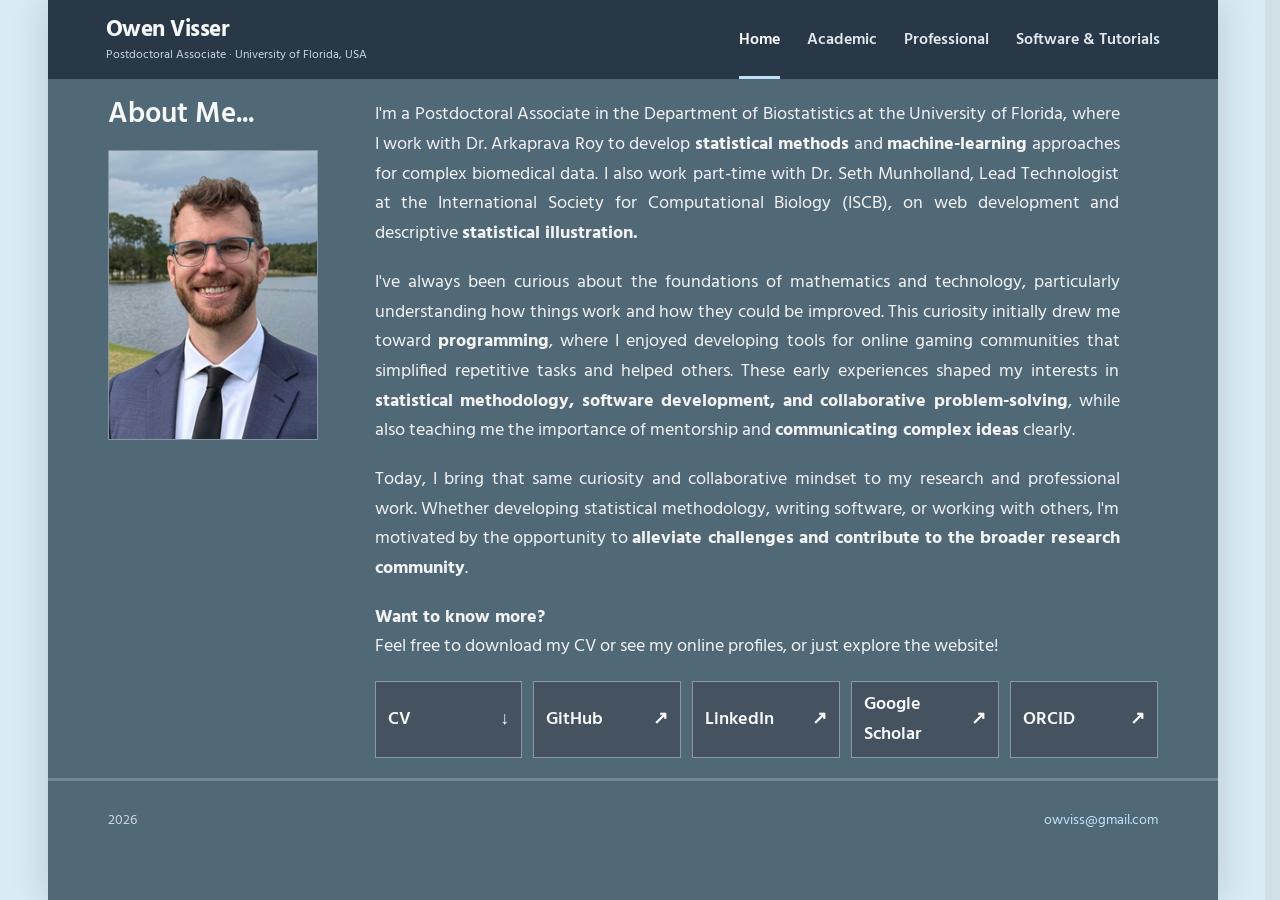
<file: index.html>
<!doctype html>
<html lang="en">

<head>
  <meta charset="utf-8">
  <meta name="viewport" content="width=device-width, initial-scale=1">
  <meta name="description"
    content="Owen Visser, postdoctoral biostatistician at the University of Florida. Research, software, tutorials, and photography.">
  <meta name="author" content="Owen Visser">
  <title>Home | Owen Visser</title>
  <link rel="preconnect" href="https://fonts.googleapis.com">
  <link rel="preconnect" href="https://fonts.gstatic.com" crossorigin>
  <link href="https://fonts.googleapis.com/css2?family=Hind:wght@400;500;600;700&amp;display=swap" rel="stylesheet">
  <link rel="stylesheet" href="css/site.css">
</head>

<body>
  <a class="skip-link" href="#main">Skip to content</a>
  <div class="site-background" aria-hidden="true"></div>
  <div class="site-shell">
    <header class="site-header">
      <div class="nav-inner">
        <a class="wordmark" href="index.html">
          <span class="wordmark-name">Owen Visser</span>
          <span class="wordmark-subtitle">Postdoctoral Associate · University of Florida, USA</span>
        </a>
        <button class="menu-toggle" type="button" aria-label="Toggle navigation" aria-controls="site-nav"
          aria-expanded="false"><span></span><span></span><span></span></button>
        <nav class="site-nav" id="site-nav" aria-label="Main navigation">
          <a href="index.html" aria-current="page">Home</a>
          <a href="academic.html">Academic</a>
          <a href="professional_history.html">Professional</a>
          <a href="software.html">Software & Tutorials</a>
          <!-- <a href="travel.html">Travel & Photos</a> --> <!-- Dropping this page until it's flushed out. -->
        </nav>
      </div>
    </header>
    <main id="main">

      <section class="section section-about" id="about" aria-labelledby="about-title">
        <div class="about-grid">
          <div class="about-aside">
            <h2 id="about-title">About Me...</h2>
            <img class="portrait" src="img/portrait.jpg" alt="Portrait of Owen Visser" width="230" height="367">
          </div>
          <div class="about-copy">
            <p class="justified-text">I'm a Postdoctoral Associate in the Department of Biostatistics at the
              University of Florida, where I work with Dr. Arkaprava Roy to develop <strong>statistical
                methods</strong> and <strong>machine-learning</strong> approaches for complex biomedical data. I also
              work part-time with Dr. Seth Munholland, Lead Technologist at the International Society for Computational
              Biology (ISCB), on web
              development and descriptive <strong>statistical illustration.</strong></p>
            <p class="justified-text">I've always been curious about the foundations of mathematics and technology,
              particularly understanding how things work and how they could be improved. This curiosity initially drew
              me toward <strong>programming</strong>, where I enjoyed developing tools for online gaming communities
              that simplified repetitive tasks and helped others. These early experiences shaped my interests in
              <strong>statistical
                methodology, software development, and collaborative problem-solving</strong>, while also teaching me
              the importance of mentorship and <strong>communicating complex ideas</strong> clearly.</p>
            <p class="justified-text">Today, I bring that same curiosity and collaborative mindset to my research and
              professional work. Whether developing statistical methodology, writing software, or working with others,
              I'm motivated by the opportunity to <strong>alleviate challenges and contribute to the broader research
                community</strong>.</p>
            <p><strong>Want to know more?</strong><br /> Feel free to download my CV or see my online profiles, or just
              explore the website!</p>
            <div class="profile-grid">
              <a class="profile-button" href="files/Owen_Visser_CV.pdf" download><span>CV</span><span
                  aria-hidden="true">↓</span></a>
              <a class="profile-button" href="https://github.com/owenvisser" target="_blank"
                rel="noopener noreferrer"><span>GitHub</span><span aria-hidden="true">↗</span></a>
              <a class="profile-button" href="https://linkedin.com/in/owenvisser" target="_blank"
                rel="noopener noreferrer"><span>LinkedIn</span><span aria-hidden="true">↗</span></a>
              <a class="profile-button" href="https://scholar.google.com/citations?user=A6KVwVAAAAAJ&amp;hl=en"
                target="_blank" rel="noopener noreferrer"><span>Google Scholar</span><span
                  aria-hidden="true">↗</span></a>
              <a class="profile-button" href="https://orcid.org/0009-0001-4877-0560" target="_blank"
                rel="noopener noreferrer"><span>ORCID</span><span aria-hidden="true">↗</span></a>
            </div>
          </div>
        </div>
      </section>
    </main>
    <footer class="site-footer">
      <span>2026</span><a href="mailto:owviss@gmail.com">owviss@gmail.com</a>
    </footer>
  </div>
  <script>
    const menuButton = document.querySelector('.menu-toggle');
    const navigation = document.querySelector('.site-nav');
    menuButton.addEventListener('click', () => {
      const isOpen = menuButton.getAttribute('aria-expanded') === 'true';
      menuButton.setAttribute('aria-expanded', String(!isOpen));
      navigation.classList.toggle('open', !isOpen);
    });
    navigation.addEventListener('click', event => {
      if (event.target.closest('a')) {
        navigation.classList.remove('open');
        menuButton.setAttribute('aria-expanded', 'false');
      }
    });
  </script>
</body>

</html>
</file>
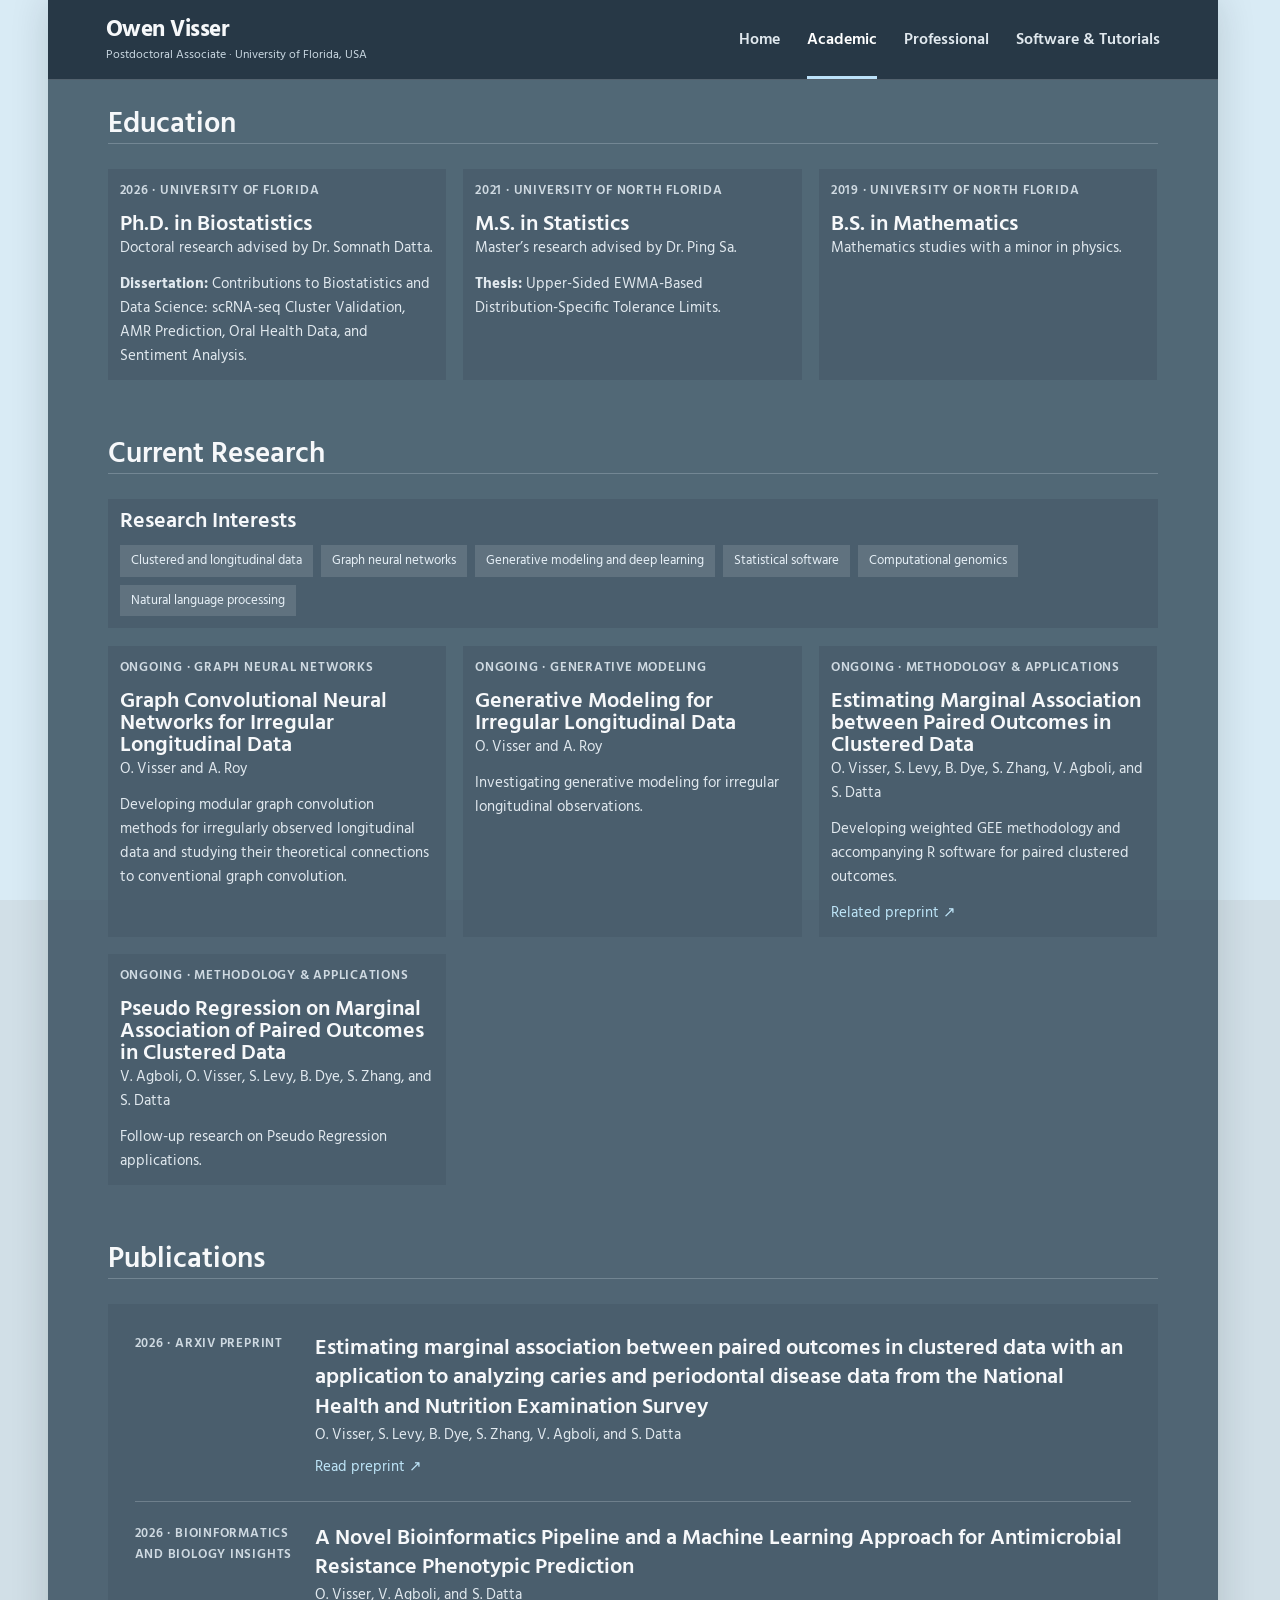
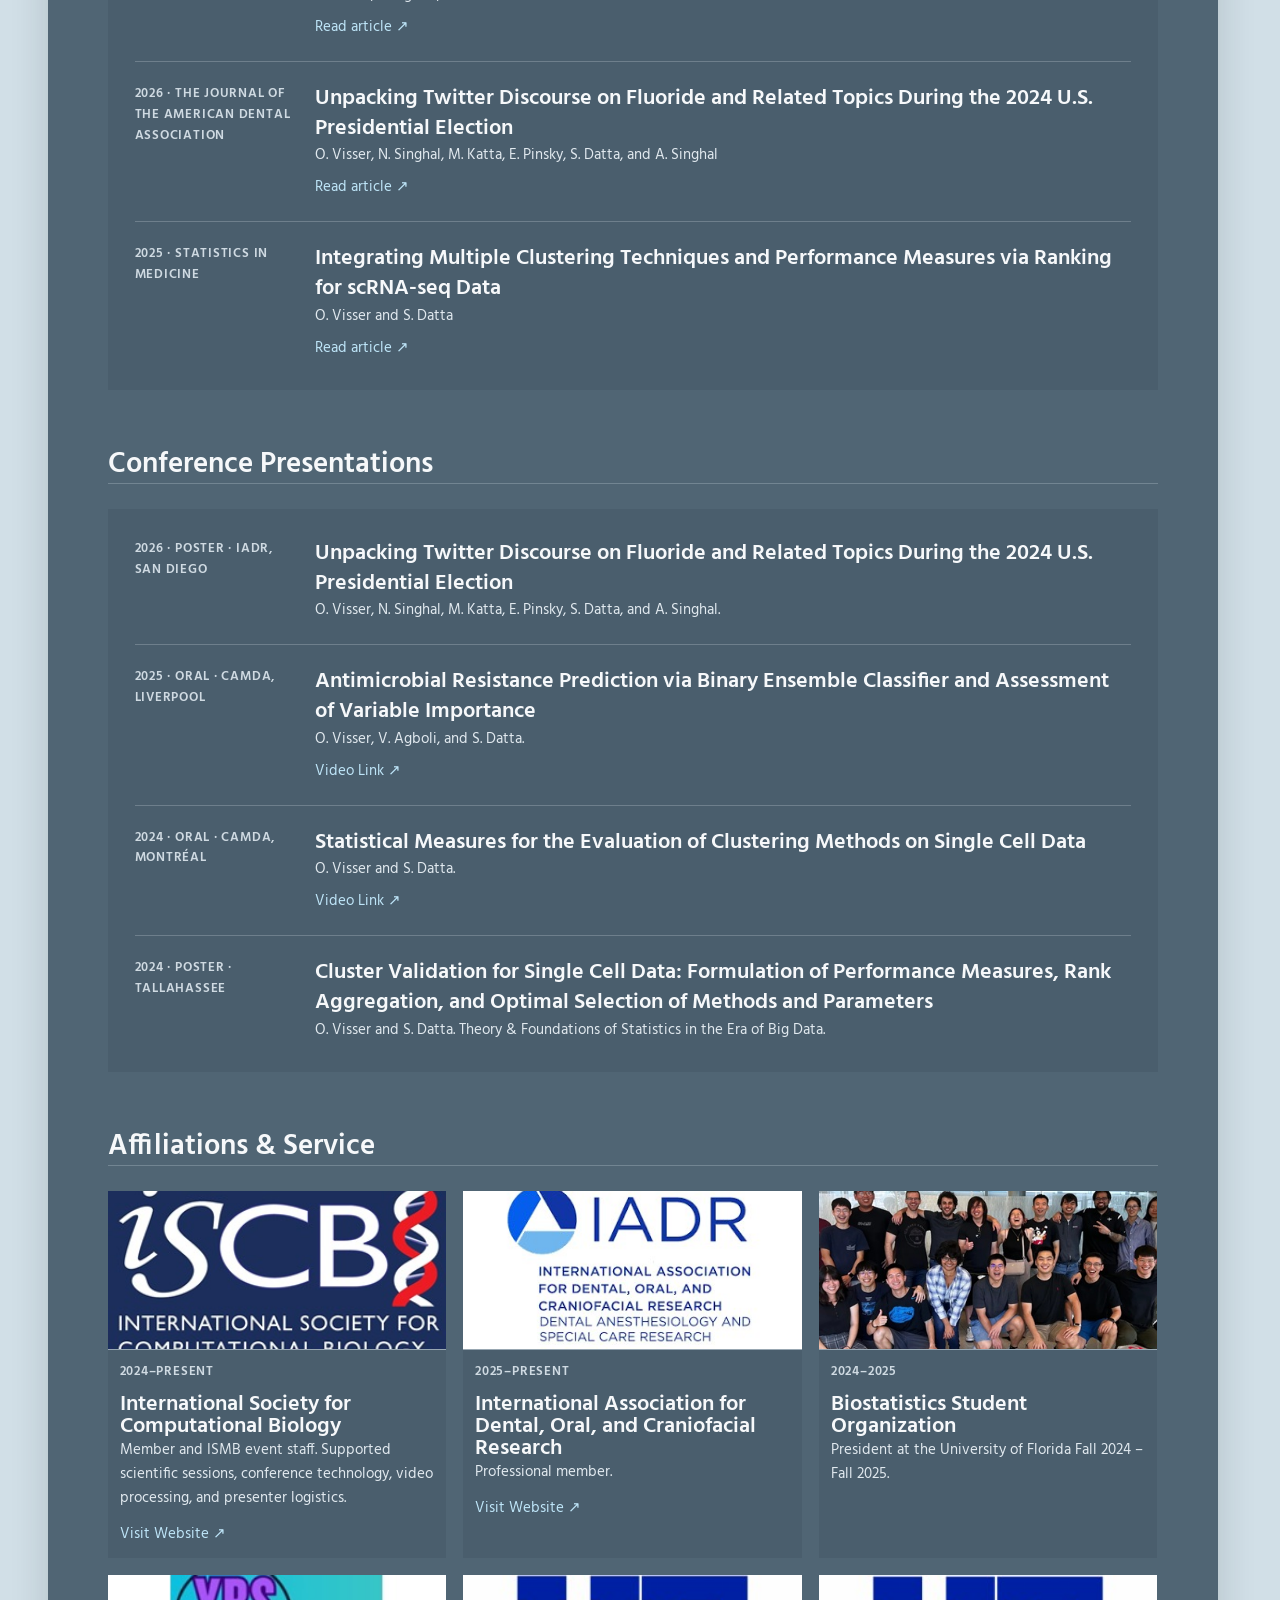
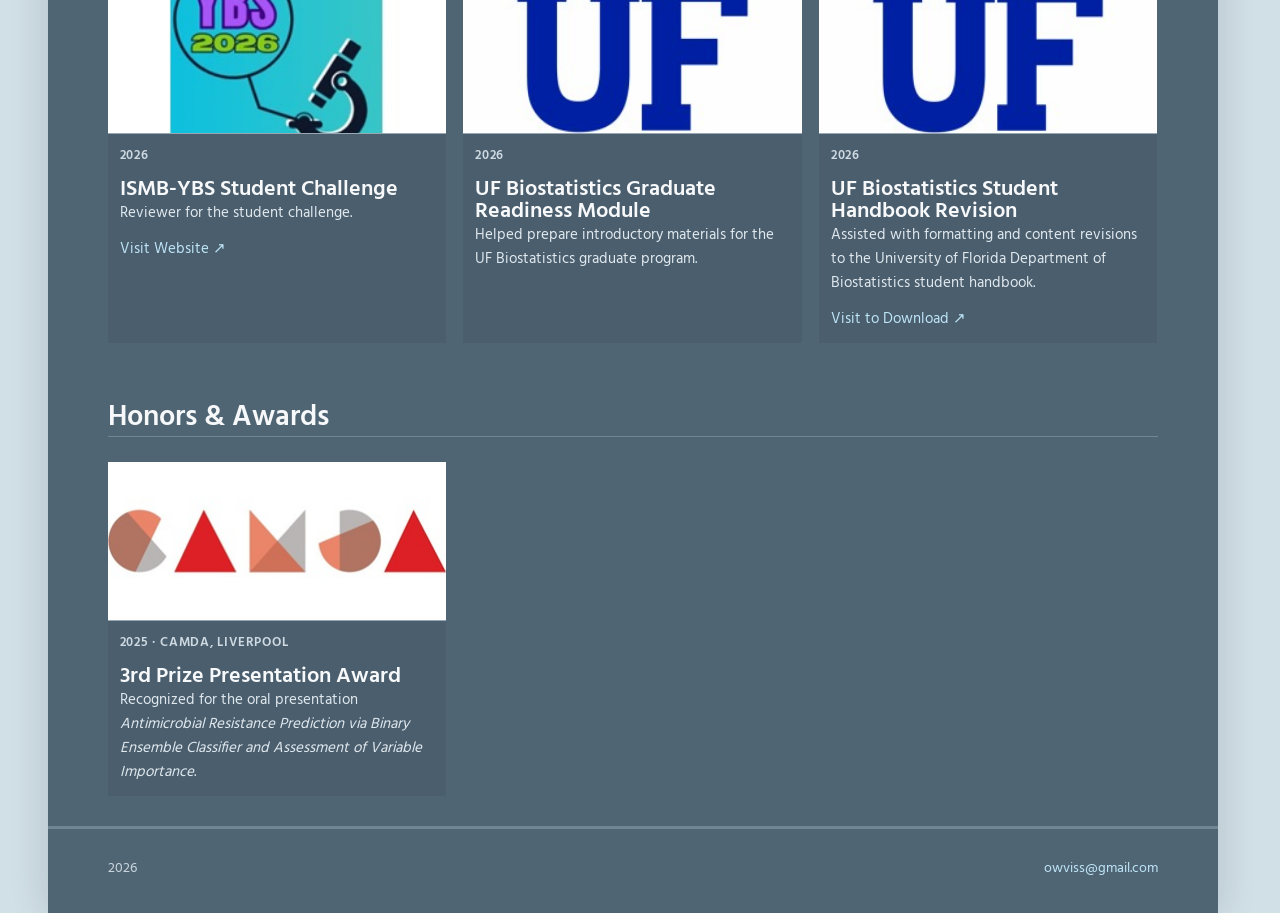
<file: academic.html>
<!doctype html>
<html lang="en">

<head>
    <meta charset="utf-8">
    <meta name="viewport" content="width=device-width, initial-scale=1">
    <meta name="description"
        content="Academic research, publications, professional experience and service by Owen Visser.">
    <meta name="author" content="Owen Visser">
    <title>Academic | Owen Visser</title>
    <link rel="preconnect" href="https://fonts.googleapis.com">
    <link rel="preconnect" href="https://fonts.gstatic.com" crossorigin>
    <link href="https://fonts.googleapis.com/css2?family=Hind:wght@400;500;600;700&amp;display=swap" rel="stylesheet">
    <link rel="stylesheet" href="css/site.css">
</head>

<body>
    <a class="skip-link" href="#main">Skip to content</a>
    <div class="site-background" aria-hidden="true"></div>
    <div class="site-shell">
        <header class="site-header">
            <div class="nav-inner">
                <a class="wordmark" href="index.html">
                    <span class="wordmark-name">Owen Visser</span>
                    <span class="wordmark-subtitle">Postdoctoral Associate · University of Florida, USA</span>
                </a>
                <button class="menu-toggle" type="button" aria-label="Toggle navigation" aria-controls="site-nav"
                    aria-expanded="false"><span></span><span></span><span></span></button>
                <nav class="site-nav" id="site-nav" aria-label="Main navigation">
                    <a href="index.html">Home</a>
                    <a href="academic.html" aria-current="page">Academic</a>
                    <a href="professional_history.html">Professional</a>
                    <a href="software.html">Software & Tutorials</a>
                    <!-- <a href="travel.html">Travel & Photos</a> --> <!-- Dropping this page until it's flushed out. --> 
                </nav>
            </div>
        </header>
        <main id="main">
            <section class="section page-section" id="education" aria-labelledby="heading-education">
                <div class="section-title">
                    <h2 id="heading-education">Education</h2>
                </div>
                <div class="section-content">
                    <div class="site-grid">
                        <article class="site-card">
                            <p class="item-meta">2026 · University of Florida</p>
                            <h3>Ph.D. in Biostatistics</h3>
                            <p>Doctoral research advised by Dr. Somnath Datta.</p>
                            <p><strong>Dissertation:</strong> Contributions to Biostatistics and Data Science: scRNA-seq
                                Cluster Validation, AMR Prediction, Oral Health Data, and Sentiment Analysis.</p>
                        </article>
                        <article class="site-card">
                            <p class="item-meta">2021 · University of North Florida</p>
                            <h3>M.S. in Statistics</h3>
                            <p>Master’s research advised by Dr. Ping Sa.</p>
                            <p><strong>Thesis:</strong> Upper-Sided EWMA-Based Distribution-Specific Tolerance Limits.
                            </p>
                        </article>
                        <article class="site-card">
                            <p class="item-meta">2019 · University of North Florida</p>
                            <h3>B.S. in Mathematics</h3>
                            <p>Mathematics studies with a minor in physics.</p>
                        </article>
                    </div>
                </div>
            </section>
            <section class="section page-section" id="research" aria-labelledby="heading-research">
                <div class="section-title">
                    <h2 id="heading-research">Current Research</h2>
                </div>
                <div class="section-content">
                    <div class="research-interest-block">
                        <h3>Research Interests</h3>
                        <ul class="research-topics">
                            <li>Clustered and longitudinal data</li>
                            <li>Graph neural networks</li>
                            <li>Generative modeling and deep learning</li>
                            <li>Statistical software</li>
                            <li>Computational genomics</li>
                            <li>Natural language processing</li>
                        </ul>
                    </div>
                    <div class="site-grid">
                        <article class="site-card">
                            <p class="item-meta">Ongoing · Graph neural networks</p>
                            <h3>Graph Convolutional Neural Networks for Irregular Longitudinal Data</h3>
                            <p>O. Visser and A. Roy</p>
                            <p>Developing modular graph convolution methods for irregularly
                                observed longitudinal data and studying their theoretical connections to conventional
                                graph convolution.</p>
                        </article>
                        <article class="site-card">
                            <p class="item-meta">Ongoing · Generative modeling</p>
                            <h3>Generative Modeling for Irregular Longitudinal Data</h3>
                            <p>O. Visser and A. Roy </p>
                            <p> Investigating generative modeling for irregular longitudinal
                                observations.</p>
                        </article>
                        <article class="site-card">
                            <p class="item-meta">Ongoing · Methodology &amp; Applications</p>
                            <h3>Estimating Marginal Association between Paired Outcomes in Clustered Data</h3>
                            <p>O. Visser, S. Levy, B. Dye, S. Zhang, V. Agboli, and S. Datta</p>
                            <p> Developing weighted
                                GEE methodology and accompanying R software for paired clustered outcomes.</p>
                            <p><a href="https://doi.org/10.48550/arXiv.2605.16108" rel="noopener noreferrer"
                                    target="_blank">Related preprint ↗</a></p>
                        </article>
                        <article class="site-card">
                            <p class="item-meta">Ongoing · Methodology &amp; Applications</p>
                            <h3>Pseudo Regression on Marginal Association of Paired Outcomes in Clustered Data</h3>
                            <p>V. Agboli, O. Visser, S. Levy, B. Dye, S. Zhang, and S. Datta </p>
                            <p> Follow-up research
                                on Pseudo Regression applications.</p>
                        </article>
                    </div>
                </div>
            </section>
            <section class="section page-section" id="publications" aria-labelledby="heading-publications">
                <div class="section-title">
                    <h2 id="heading-publications">Publications</h2>
                </div>
                <div class="section-content">
                    <article class="site-card record-list publication-list">
                        <div class="record-row">
                            <p class="item-meta">2026 · arXiv preprint</p>
                            <div class="record-detail">
                                <h3>Estimating marginal association between paired outcomes in clustered data with an
                                    application to analyzing caries and periodontal disease data from the National
                                    Health and Nutrition Examination Survey</h3>
                                <p>O. Visser, S. Levy, B. Dye, S. Zhang, V. Agboli, and S. Datta</p>
                                <p><a href="https://doi.org/10.48550/arXiv.2605.16108" rel="noopener noreferrer"
                                        target="_blank">Read preprint ↗</a></p>
                            </div>
                        </div>
                        <div class="record-row">
                            <p class="item-meta">2026 · Bioinformatics and Biology Insights</p>
                            <div class="record-detail">
                                <h3>A Novel Bioinformatics Pipeline and a Machine Learning Approach for Antimicrobial
                                    Resistance Phenotypic Prediction</h3>
                                <p>O. Visser, V. Agboli, and S. Datta</p>
                                <p><a href="https://doi.org/10.1177/11779322261453756" rel="noopener noreferrer"
                                        target="_blank">Read article ↗</a></p>
                            </div>
                        </div>
                        <div class="record-row">
                            <p class="item-meta">2026 · The Journal of the American Dental Association</p>
                            <div class="record-detail">
                                <h3>Unpacking Twitter Discourse on Fluoride and Related Topics During the 2024 U.S.
                                    Presidential Election</h3>
                                <p>O. Visser, N. Singhal, M. Katta, E. Pinsky, S. Datta, and A. Singhal</p>
                                <p><a href="https://doi.org/10.1016/j.adaj.2026.03.007" rel="noopener noreferrer"
                                        target="_blank">Read article ↗</a></p>
                            </div>
                        </div>
                        <div class="record-row">
                            <p class="item-meta">2025 · Statistics in Medicine</p>
                            <div class="record-detail">
                                <h3>Integrating Multiple Clustering Techniques and Performance Measures via Ranking for
                                    scRNA-seq Data</h3>
                                <p>O. Visser and S. Datta</p>
                                <p><a href="https://doi.org/10.1002/sim.70331" rel="noopener noreferrer"
                                        target="_blank">Read article ↗</a></p>
                            </div>
                        </div>
                    </article>
                </div>
            </section>
            <section class="section page-section" id="presentations" aria-labelledby="heading-presentations">
                <div class="section-title">
                    <h2 id="heading-presentations">Conference Presentations</h2>
                </div>
                <div class="section-content">
                    <article class="site-card record-list presentation-list">
                        <div class="record-row">
                            <p class="item-meta">2026 · Poster · IADR, San Diego</p>
                            <div class="record-detail">
                                <h3>Unpacking Twitter Discourse on Fluoride and Related Topics During the 2024 U.S.
                                    Presidential Election</h3>
                                <p>O. Visser, N. Singhal, M. Katta, E. Pinsky, S. Datta, and A. Singhal.</p>
                            </div>
                        </div>
                        <div class="record-row">
                            <p class="item-meta">2025 · Oral · CAMDA, Liverpool</p>
                            <div class="record-detail">
                                <h3>Antimicrobial Resistance Prediction via Binary Ensemble Classifier and Assessment of
                                    Variable Importance</h3>
                                <p>O. Visser, V. Agboli, and S. Datta.</p>
                                <!-- VIDEO TODO: Add a YouTube URL for CAMDA 2025 here; replace the text below with an <a> link. -->
                                <p class="presentation-note"><a href="https://www.youtube.com/watch?v=qbm9PIwIUu0"
                                        target="_blank">Video Link ↗</a></p>

                            </div>
                        </div>
                        <div class="record-row">
                            <p class="item-meta">2024 · Oral · CAMDA, Montréal</p>
                            <div class="record-detail">
                                <h3>Statistical Measures for the Evaluation of Clustering Methods on Single Cell Data
                                </h3>
                                <p>O. Visser and S. Datta.</p>
                                <!-- VIDEO TODO: Add a YouTube URL for CAMDA 2024 here; replace the text below with an <a> link. -->
                                <p class="presentation-note"><a href="https://www.youtube.com/watch?v=Gm05F1yw_PQ"
                                        target="_blank">Video Link ↗</a></p>
                            </div>
                        </div>
                        <div class="record-row">
                            <p class="item-meta">2024 · Poster · Tallahassee</p>
                            <div class="record-detail">
                                <h3>Cluster Validation for Single Cell Data: Formulation of Performance Measures, Rank
                                    Aggregation, and Optimal Selection of Methods and Parameters</h3>
                                <p>O. Visser and S. Datta. Theory &amp; Foundations of Statistics in the Era of Big
                                    Data.</p>
                            </div>
                    </article>
                </div>
            </section>
            <section class="section page-section" id="service" aria-labelledby="heading-service">
                <div class="section-title">
                    <h2 id="heading-service">Affiliations &amp; Service</h2>
                </div>
                <div class="section-content">
                    <div class="site-grid">
                        <article class="site-card photo-card">
                            <!-- IMAGE TODO: ISCB conference photograph → img/service-iscb.jpg -->
                            <img alt="International Society for Computational Biology" class="service-photo"
                                src="img/iscb.jpg" />
                            <div class="card-body">
                                <p class="item-meta">2024–present</p>
                                <h3>International Society for Computational Biology</h3>
                                <p>Member and ISMB event staff. Supported scientific sessions, conference technology,
                                    video processing, and presenter logistics.</p>
                                <p class="presentation-note"><a href="https://www.iscb.org/index.php" rel="noopener noreferrer"
                                        target="_blank">Visit Website ↗</a></p>
                            </div>
                        </article>
                        <article class="site-card photo-card">
                            <!-- IMAGE TODO: IADR photograph → img/service-iadr.jpg -->
                            <img alt="International Association for Dental, Oral, and Craniofacial Research"
                                class="service-photo" src="img/iadr.jpg" />
                            <div class="card-body">
                                <p class="item-meta">2025–present</p>
                                <h3>International Association for Dental, Oral, and Craniofacial Research</h3>
                                <p>Professional member.</p>
                                <p class="presentation-note"><a href="https://www.iadr.org/" rel="noopener noreferrer" target="_blank">Visit
                                        Website ↗</a></p>
                            </div>
                        </article>
                        <article class="site-card photo-card">
                            <!-- IMAGE TODO: Student organization photograph → img/service-student-president.jpg -->
                            <img alt="Biostatistics Student Organization" class="service-photo" src="img/BSO.jpg" />
                            <div class="card-body">
                                <p class="item-meta">2024–2025</p>
                                <h3>Biostatistics Student Organization</h3>
                                <p>President at the University of Florida Fall 2024 – Fall 2025.</p>
                            </div>
                        </article>
                        <article class="site-card photo-card">
                            <!-- IMAGE TODO: Student Challenge / reviewer photograph → img/service-review.jpg -->
                            <img alt="ISMB-YBS Student Challenge" class="service-photo" src="img/ybs.jpg" />
                            <div class="card-body">
                                <p class="item-meta">2026</p>
                                <h3>ISMB-YBS Student Challenge</h3>
                                <p>Reviewer for the student challenge.</p>
                                <p class="presentation-note"><a href="https://www.iscb.org/ybs2026/home" rel="noopener noreferrer"
                                        target="_blank">Visit Website ↗</a></p>
                            </div>
                        </article>
                        <article class="site-card photo-card">
                            <img alt="UF" class="service-photo" src="img/uf.jpg" />
                            <div class="card-body">
                                <p class="item-meta">2026</p>
                                <h3>UF Biostatistics Graduate Readiness Module</h3>
                                <!-- PROJECT TODO: Add your description and verify the displayed capitalization. -->
                                <p>Helped prepare introductory materials for the UF Biostatistics graduate program.</p>
                            </div>
                        </article>
                        <article class="site-card photo-card">
                            <img alt="UF" class="service-photo" src="img/uf.jpg" />
                            <div class="card-body">
                                <p class="item-meta">2026</p>
                                <h3>UF Biostatistics Student Handbook Revision</h3>
                                <p>Assisted with formatting and content revisions to the University of Florida
                                    Department of Biostatistics student handbook.</p>
                                <p class="presentation-note"><a href="https://phhp.ufl.edu/student-resources/graduate-student-resources/biostatistics-student-resources/"
                                        rel="noopener noreferrer" target="_blank">Visit to Download ↗</a></p>
                            </div>
                        </article>
                    </div>
                </div>
            </section>
            <section class="section page-section" id="awards" aria-labelledby="heading-awards">
                <div class="section-title">
                    <h2 id="heading-awards">Honors &amp; Awards</h2>
                </div>
                <div class="section-content">
                    <div class="site-grid">
                        <article class="site-card photo-card">
                            <img alt="CAMDA presentation award" class="service-photo" src="img/CAMDA.jpg" />
                            <div class="card-body">
                                <p class="item-meta">2025 · CAMDA, Liverpool</p>
                                <h3>3rd Prize Presentation Award</h3>
                                <p>Recognized for the oral presentation <em>Antimicrobial Resistance Prediction via
                                        Binary Ensemble Classifier and Assessment of Variable Importance</em>.</p>
                            </div>
                        </article>
                    </div>
                </div>
            </section>
        </main>
        <footer class="site-footer">
            <span>2026</span><a href="mailto:owviss@gmail.com">owviss@gmail.com</a>
        </footer>

    </div>
    <script>
        const menuButton = document.querySelector('.menu-toggle');
        const navigation = document.querySelector('.site-nav');
        menuButton.addEventListener('click', () => {
            const isOpen = menuButton.getAttribute('aria-expanded') === 'true';
            menuButton.setAttribute('aria-expanded', String(!isOpen));
            navigation.classList.toggle('open', !isOpen);
        });
        navigation.addEventListener('click', event => {
            if (event.target.closest('a')) {
                navigation.classList.remove('open');
                menuButton.setAttribute('aria-expanded', 'false');
            }
        });
    </script>
</body>

</html>
</file>
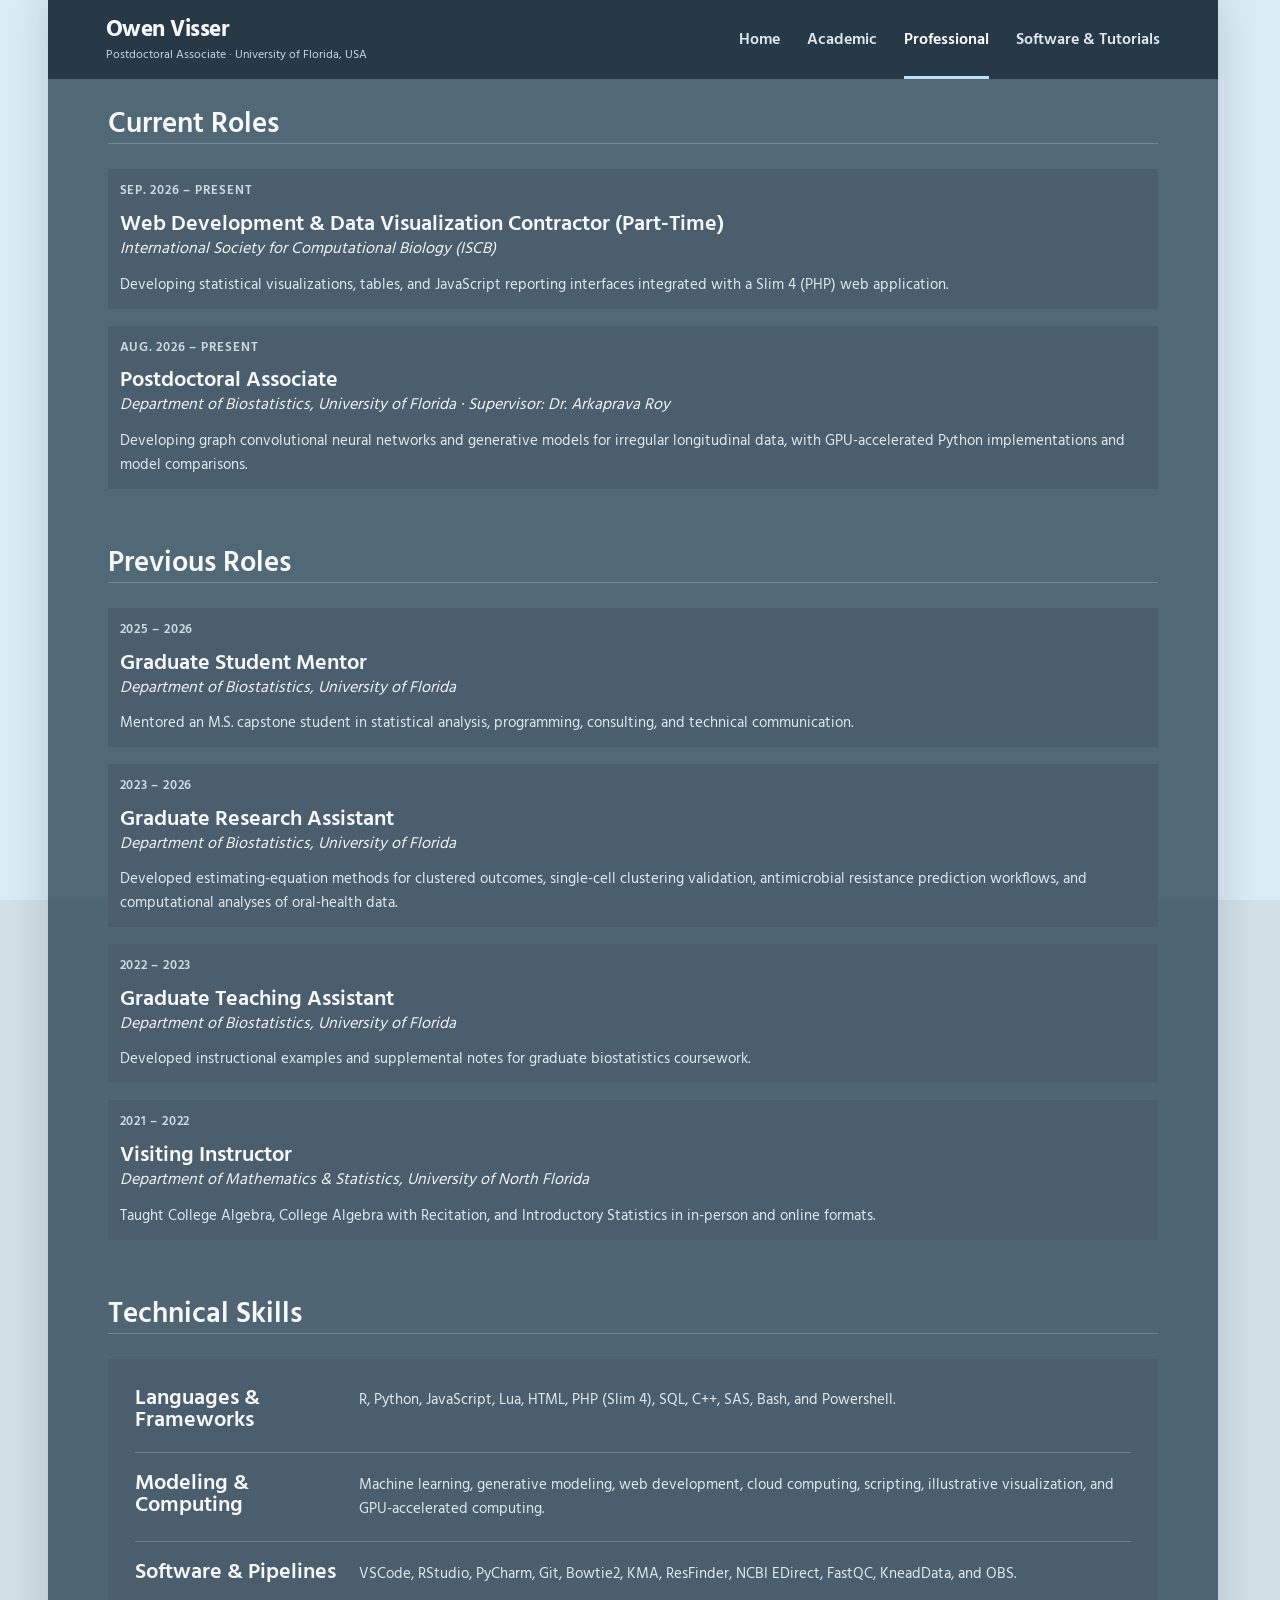
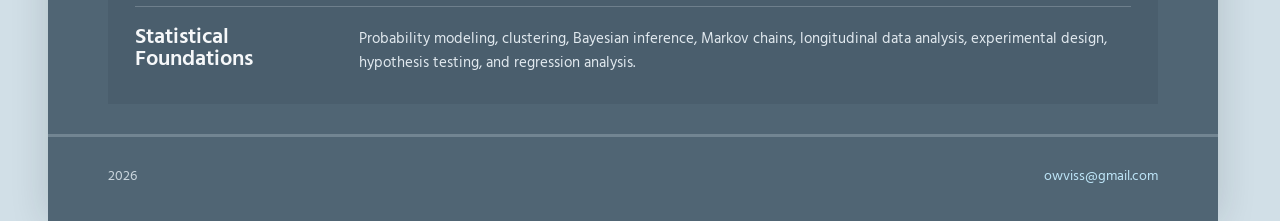
<file: professional_history.html>
<!doctype html>
<html lang="en">

<head>
    <meta charset="utf-8">
    <meta name="viewport" content="width=device-width, initial-scale=1">
    <meta name="description"
        content="Academic research, publications, professional experience and service by Owen Visser.">
    <meta name="author" content="Owen Visser">
    <title>Academic | Owen Visser</title>
    <link rel="preconnect" href="https://fonts.googleapis.com">
    <link rel="preconnect" href="https://fonts.gstatic.com" crossorigin>
    <link href="https://fonts.googleapis.com/css2?family=Hind:wght@400;500;600;700&amp;display=swap" rel="stylesheet">
    <link rel="stylesheet" href="css/site.css">
</head>

<body>
    <a class="skip-link" href="#main">Skip to content</a>
    <div class="site-background" aria-hidden="true"></div>
    <div class="site-shell">
        <header class="site-header">
            <div class="nav-inner">
                <a class="wordmark" href="index.html">
                    <span class="wordmark-name">Owen Visser</span>
                    <span class="wordmark-subtitle">Postdoctoral Associate · University of Florida, USA</span>
                </a>
                <button class="menu-toggle" type="button" aria-label="Toggle navigation" aria-controls="site-nav"
                    aria-expanded="false"><span></span><span></span><span></span></button>
                <nav class="site-nav" id="site-nav" aria-label="Main navigation">
                    <a href="index.html">Home</a>
                    <a href="academic.html">Academic</a>
                    <a href="professional_history.html" aria-current="page">Professional</a>
                    <a href="software.html">Software & Tutorials</a>
                    <!-- <a href="travel.html">Travel & Photos</a> --> <!-- Dropping this page until it's flushed out. --> 
                </nav>
            </div>
        </header>
        <main id="main">
            <section class="section page-section" id="software" aria-labelledby="heading-software">
                <div class="section-title">
                    <h2 id="heading-software">Current Roles</h2>
                </div>
                <div class="section-content">
                    <article class="site-card software-feature">
                        <p class="item-meta">Sep. 2026 – present</p>
                        <h3>Web Development &amp; Data Visualization Contractor (Part-Time)</h3>
                        <i>International Society for Computational Biology (ISCB)</i>
                        <p>Developing statistical visualizations, tables, and JavaScript reporting
                            interfaces integrated with a Slim 4 (PHP) web application.</p>
                    </article>
                    <article class="site-card software-feature">
                        <p class="item-meta">Aug. 2026 – present</p>
                        <h3>Postdoctoral Associate</h3>
                        <i>Department of Biostatistics, University of Florida · Supervisor: Dr. Arkaprava Roy</i>
                        <p>Developing graph convolutional neural networks and generative models for
                            irregular longitudinal data, with GPU-accelerated Python implementations and
                            model comparisons.</p>
                    </article>
                </div>
            </section>
            <section class="section page-section" id="experience" aria-labelledby="heading-experience">
                <div class="section-title">
                    <h2 id="heading-experience">Previous Roles</h2>
                </div>
                <div class="section-content">
                    <article class="site-card software-feature">
                        <p class="item-meta">2025 – 2026</p>
                        <h3>Graduate Student Mentor</h3>
                        <i>Department of Biostatistics, University of Florida</i>
                        <p>Mentored an M.S. capstone student in statistical analysis, programming,
                            consulting, and technical communication.</p>
                    </article>
                    <article class="site-card software-feature">
                        <p class="item-meta">2023 – 2026</p>
                        <h3>Graduate Research Assistant</h3>
                        <i>Department of Biostatistics, University of Florida</i>
                        <p>Developed estimating-equation methods for clustered outcomes, single-cell
                            clustering validation, antimicrobial resistance prediction workflows, and
                            computational analyses of oral-health data.</p>
                    </article>
                    <article class="site-card software-feature">
                        <p class="item-meta">2022 – 2023</p>
                        <h3>Graduate Teaching Assistant</h3>
                        <i>Department of Biostatistics, University of Florida</i>
                        <p>Developed instructional examples and supplemental notes for graduate
                            biostatistics coursework.</p>
                    </article>
                    <article class="site-card software-feature">
                        <p class="item-meta">2021 – 2022</p>
                        <h3>Visiting Instructor</h3>
                        <i>Department of Mathematics &amp; Statistics, University of North Florida</i>
                        <p>Taught College Algebra, College Algebra with Recitation, and Introductory
                            Statistics in in-person and online formats.</p>
                    </article>
                </div>
            </section>
            <section class="section page-section" id="skills" aria-labelledby="heading-skills">
                <div class="section-title">
                    <h2 id="heading-skills">Technical Skills</h2>
                </div>
                <div class="section-content">
                    <article class="site-card skills-card">
                        <div class="skill-row">
                            <h3>Languages &amp; Frameworks</h3>
                            <p>R, Python, JavaScript, Lua, HTML, PHP (Slim 4), SQL, C++, SAS, Bash, and Powershell.</p>
                        </div>
                        <div class="skill-row">
                            <h3>Modeling &amp; Computing</h3>
                            <p>Machine learning, generative modeling, web development, cloud computing, scripting,
                                illustrative
                                visualization, and GPU-accelerated computing.</p>
                        </div>
                        <div class="skill-row">
                            <h3>Software &amp; Pipelines</h3>
                            <p>VSCode, RStudio, PyCharm, Git, Bowtie2, KMA, ResFinder, NCBI EDirect, FastQC, KneadData,
                                and OBS.</p>
                        </div>
                        <div class="skill-row">
                            <h3>Statistical Foundations</h3>
                            <p>Probability modeling, clustering, Bayesian inference, Markov chains, longitudinal data
                                analysis,
                                experimental design, hypothesis testing, and regression analysis.</p>
                        </div>
                    </article>
                </div>
            </section>
        </main>
        <footer class="site-footer">
            <span>2026</span><a href="mailto:owviss@gmail.com">owviss@gmail.com</a>
        </footer>

    </div>
    <script>
        const menuButton = document.querySelector('.menu-toggle');
        const navigation = document.querySelector('.site-nav');
        menuButton.addEventListener('click', () => {
            const isOpen = menuButton.getAttribute('aria-expanded') === 'true';
            menuButton.setAttribute('aria-expanded', String(!isOpen));
            navigation.classList.toggle('open', !isOpen);
        });
        navigation.addEventListener('click', event => {
            if (event.target.closest('a')) {
                navigation.classList.remove('open');
                menuButton.setAttribute('aria-expanded', 'false');
            }
        });
    </script>
</body>

</html>
</file>
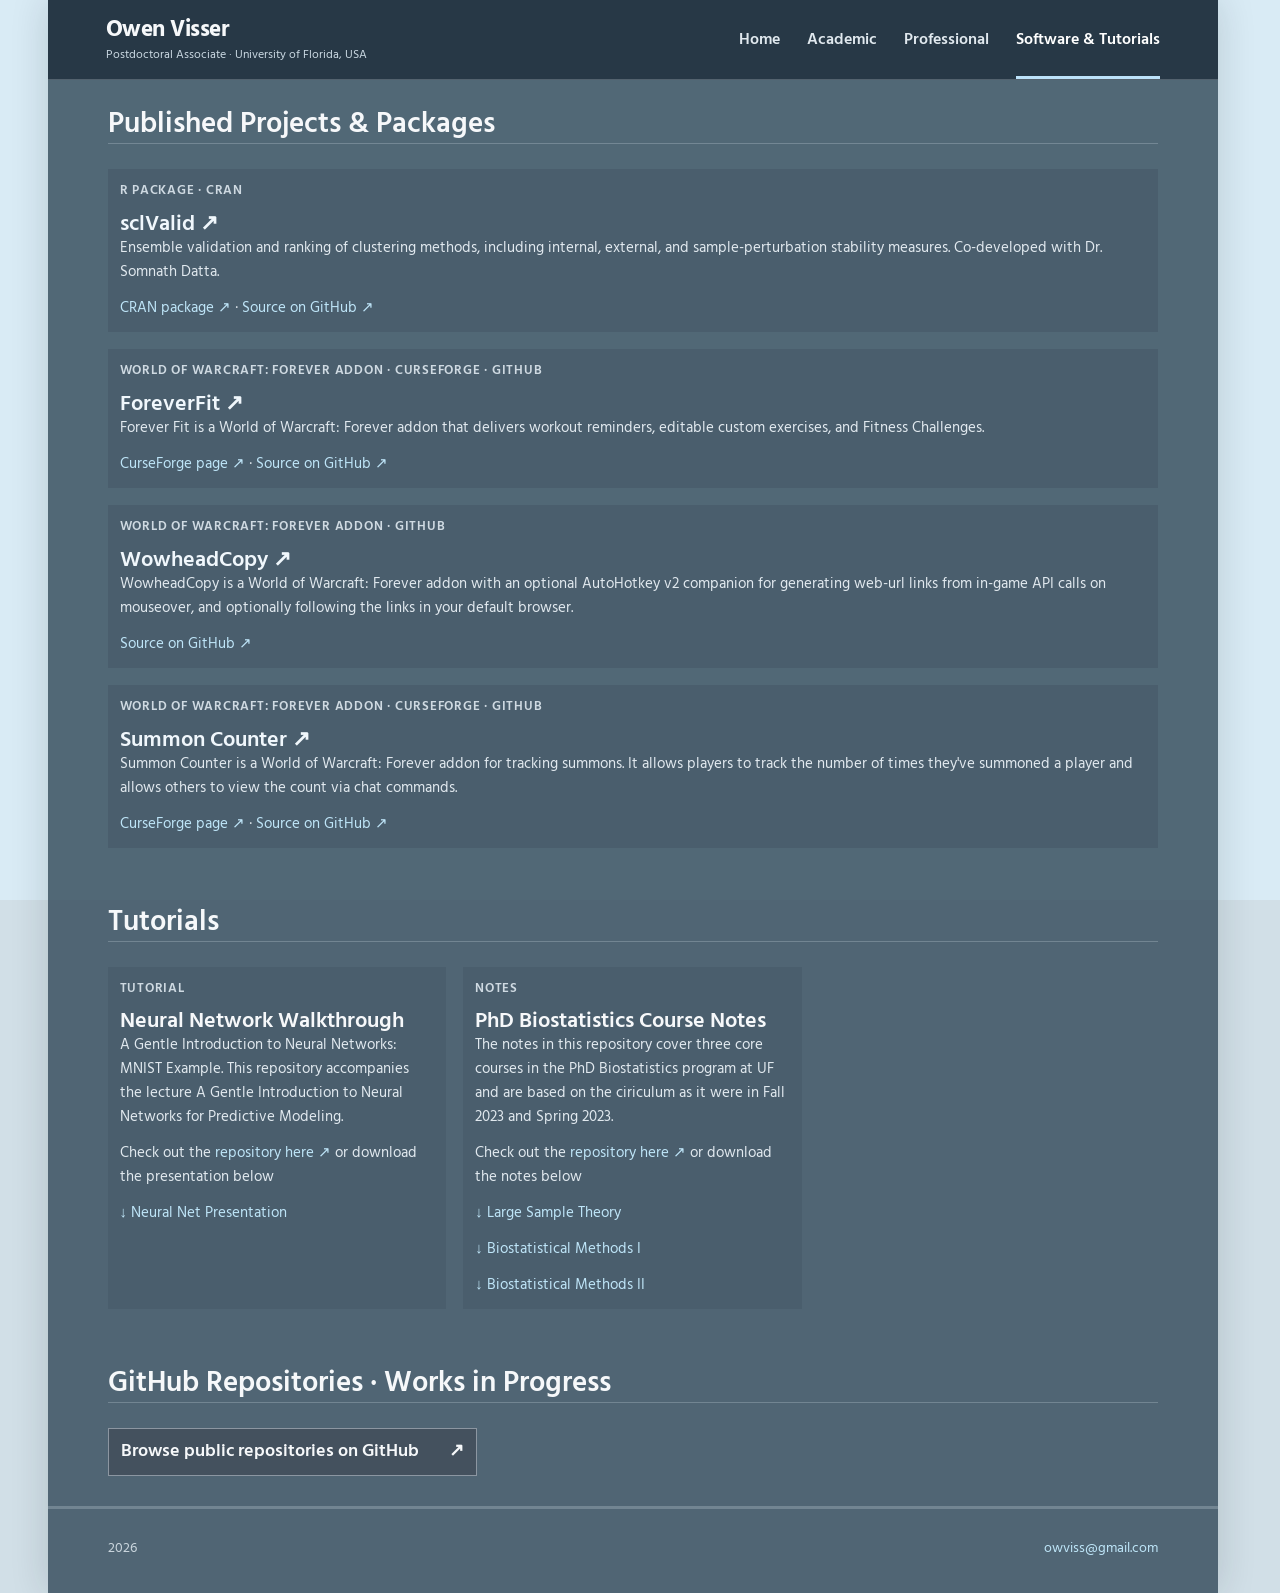
<file: software.html>
<!doctype html>
<html lang="en">

<head>
  <meta charset="utf-8">
  <meta name="viewport" content="width=device-width, initial-scale=1">
  <meta name="description"
    content="Research software, tutorials, programming projects and technical skills by Owen Visser.">
  <meta name="author" content="Owen Visser">
  <title>Software & Tutorials | Owen Visser</title>
  <link rel="preconnect" href="https://fonts.googleapis.com">
  <link rel="preconnect" href="https://fonts.gstatic.com" crossorigin>
  <link href="https://fonts.googleapis.com/css2?family=Hind:wght@400;500;600;700&amp;display=swap" rel="stylesheet">
  <link rel="stylesheet" href="css/site.css">
</head>

<body>
  <a class="skip-link" href="#main">Skip to content</a>
  <div class="site-background" aria-hidden="true"></div>
  <div class="site-shell">
    <header class="site-header">
      <div class="nav-inner">
        <a class="wordmark" href="index.html">
          <span class="wordmark-name">Owen Visser</span>
          <span class="wordmark-subtitle">Postdoctoral Associate · University of Florida, USA</span>
        </a>
        <button class="menu-toggle" type="button" aria-label="Toggle navigation" aria-controls="site-nav"
          aria-expanded="false"><span></span><span></span><span></span></button>
        <nav class="site-nav" id="site-nav" aria-label="Main navigation">
          <a href="index.html">Home</a>
          <a href="academic.html">Academic</a>
          <a href="professional_history.html">Professional</a>
          <a href="software.html" aria-current="page">Software & Tutorials</a>
          <!-- <a href="travel.html">Travel & Photos</a> --> <!-- Dropping this page until it's flushed out. -->
      </div>
    </header>
    <main id="main"><!--
      <div class="page-hero">
        <h1>Software &amp; Tutorials</h1>
      </div>-->
      <section class="section page-section" id="software" aria-labelledby="heading-software">
        <div class="section-title">
          <h2 id="heading-software">Published Projects &amp; Packages</h2>
        </div>
        <div class="section-content">
          <article class="site-card software-feature">
            <p class="item-meta">R package · CRAN</p>
            <h3><a href="https://cran.r-project.org/package=sclValid" rel="noopener noreferrer" target="_blank">sclValid
                ↗</a></h3>
            <p>Ensemble validation and ranking of clustering methods, including internal, external, and
              sample-perturbation stability measures. Co-developed with Dr. Somnath Datta.</p>
            <p><a href="https://cran.r-project.org/package=sclValid" rel="noopener noreferrer" target="_blank">CRAN
                package ↗</a> · <a href="https://github.com/owenvisser/sclValid" rel="noopener noreferrer"
                target="_blank">Source on GitHub ↗</a></p>
          </article>
          <article class="site-card software-feature">
            <p class="item-meta">World of Warcraft: Forever Addon · CurseForge · GitHub</p>
            <h3><a href="https://www.curseforge.com/wow/addons/foreverfit" rel="noopener noreferrer"
                target="_blank">ForeverFit ↗</a></h3>
            <p>Forever Fit is a World of Warcraft: Forever addon that delivers workout reminders, editable custom
              exercises, and Fitness Challenges.</p>
            <p><a href="https://www.curseforge.com/wow/addons/foreverfit" rel="noopener noreferrer"
                target="_blank">CurseForge page ↗</a> · <a href="https://github.com/owenvisser/ForeverFit"
                rel="noopener noreferrer" target="_blank">Source on GitHub ↗</a></p>
          </article>
          <article class="site-card software-feature">
            <p class="item-meta">World of Warcraft: Forever Addon · GitHub</p>
            <h3><a data-feature-repo="WowheadCopy"
                href="https://github.com/owenvisser?tab=repositories&amp;q=WowheadCopy" rel="noopener noreferrer"
                target="_blank">WowheadCopy ↗</a></h3>
            <p>WowheadCopy is a World of Warcraft: Forever addon with an optional AutoHotkey v2 companion for
              generating web-url links from in-game API calls on mouseover, and optionally following the links in
              your default browser.</p>
            <p><a data-feature-repo="WowheadCopy"
                href="https://github.com/owenvisser?tab=repositories&amp;q=WowheadCopy" rel="noopener noreferrer"
                target="_blank">Source on GitHub ↗</a></p>
          </article>
          <article class="site-card software-feature">
            <p class="item-meta">World of Warcraft: Forever Addon · CurseForge · GitHub</p>
            <h3><a data-feature-repo="Summon Counter"
                href="https://www.curseforge.com/wow/addons/summon-counter" rel="noopener noreferrer"
                target="_blank">Summon Counter ↗</a></h3>
            <p>Summon Counter is a World of Warcraft: Forever addon for tracking summons. It allows players to track
              the number of times they've summoned a player and allows others to view the count via chat commands.</p>
            <p><a href="https://www.curseforge.com/wow/addons/summon-counter" rel="noopener noreferrer"
                target="_blank">CurseForge page ↗</a> · <a href="https://github.com/owenvisser/Summon-Counter"
                rel="noopener noreferrer" target="_blank">Source on GitHub ↗</a></p>
          </article>          
        </div>
      </section>
      <section class="section page-section" id="projects" aria-labelledby="heading-projects">
        <div class="section-title">
          <h2 id="heading-projects">Tutorials</h2>
        </div>
        <div class="section-content">
          <div class="site-grid">
            <article class="site-card">
              <div class="card-body">
                <p class="item-meta">Tutorial</p>
                <h3>Neural Network Walkthrough</h3>
                <!-- PROJECT TODO: Add your description and verify the displayed capitalization. -->
                <p>A Gentle Introduction to Neural Networks: MNIST Example. This repository accompanies the lecture A
                  Gentle Introduction to Neural Networks for Predictive Modeling.</p>
                <p>Check out
                  the <a data-feature-repo="Neural Network Walkthrough"
                    href="https://github.com/owenvisser?tab=repositories&amp;q=Neural+Network+Walkthrough"
                    rel="noopener noreferrer" target="_blank">repository here ↗</a> or download the presentation below
                </p>
                <p><a href="files/NN_Presentation.pdf" download> ↓ Neural Net Presentation</a></p>
              </div>
            </article>
            <article class="site-card">
              <div class="card-body">
                <p class="item-meta">Notes</p>
                <h3>PhD Biostatistics Course Notes</h3>
                <!-- PROJECT TODO: Add your description and verify the displayed capitalization. -->
                <p>The notes in this repository cover three core courses in the PhD Biostatistics program at UF and are based on the
                  ciriculum as it were in Fall 2023 and Spring 2023.</p>
                <p>Check out
                  the <a data-feature-repo="Biostatistics Notes for University of Florida"
                    href="https://github.com/owenvisser/Biostatistics-Notes-for-University-of-Florida"
                    rel="noopener noreferrer" target="_blank">repository here ↗</a> or download the notes below</p>
                <p><a href="files/Lst Notes.pdf" download> ↓ Large Sample Theory</a></p>
                <p><a href="files/Bs1 Notes.pdf" download> ↓ Biostatistical Methods I</a></p>
                <p><a href="files/Bs2 Notes.pdf" download> ↓ Biostatistical Methods II</a></p>
              </div>
            </article>
          </div>
        </div>
      </section>

      <section class="section page-section">
        <div class="section-title">
          <h2>GitHub Repositories · Works in Progress</h2>
        </div>
        <div class="section-content"><a class="profile-button repo-button"
            href="https://github.com/owenvisser?tab=repositories" target="_blank" rel="noopener noreferrer">Browse
            public repositories on GitHub <span aria-hidden="true">↗</span></a></div>
      </section>
    </main>
    <footer class="site-footer">
      <span>2026</span><a href="mailto:owviss@gmail.com">owviss@gmail.com</a>
    </footer>
  </div>
  <script>
    const menuButton = document.querySelector('.menu-toggle');
    const navigation = document.querySelector('.site-nav');
    menuButton.addEventListener('click', () => {
      const isOpen = menuButton.getAttribute('aria-expanded') === 'true';
      menuButton.setAttribute('aria-expanded', String(!isOpen));
      navigation.classList.toggle('open', !isOpen);
    });
    navigation.addEventListener('click', event => {
      if (event.target.closest('a')) {
        navigation.classList.remove('open');
        menuButton.setAttribute('aria-expanded', 'false');
      }
    });
  </script>
</body>

</html>
</file>
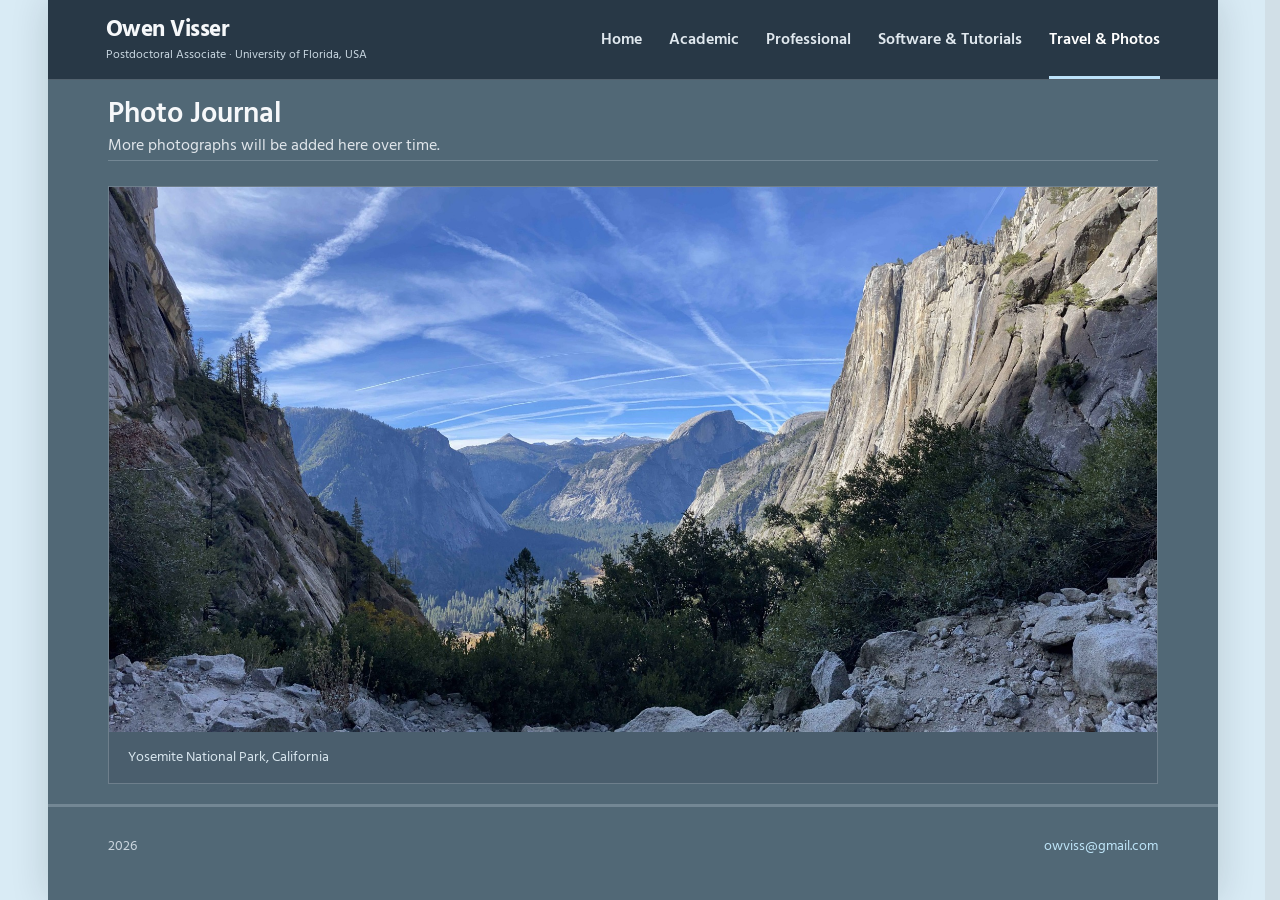
<file: travel.html>
<!doctype html>
<html lang="en">

<head>
  <meta charset="utf-8">
  <meta name="viewport" content="width=device-width, initial-scale=1">
  <meta name="description" content="Travel photographs and places visited by Owen Visser.">
  <meta name="author" content="Owen Visser">
  <title>Travel & Photos | Owen Visser</title>
  <link rel="preconnect" href="https://fonts.googleapis.com">
  <link rel="preconnect" href="https://fonts.gstatic.com" crossorigin>
  <link href="https://fonts.googleapis.com/css2?family=Hind:wght@400;500;600;700&amp;display=swap" rel="stylesheet">
  <link rel="stylesheet" href="css/site.css">
</head>

<body>
  <a class="skip-link" href="#main">Skip to content</a>
  <div class="site-background" aria-hidden="true"></div>
  <div class="site-shell">
    <header class="site-header">
      <div class="nav-inner">
        <a class="wordmark" href="index.html">
          <span class="wordmark-name">Owen Visser</span>
          <span class="wordmark-subtitle">Postdoctoral Associate · University of Florida, USA</span>
        </a>
        <button class="menu-toggle" type="button" aria-label="Toggle navigation" aria-controls="site-nav"
          aria-expanded="false"><span></span><span></span><span></span></button>
        <nav class="site-nav" id="site-nav" aria-label="Main navigation"><a href="index.html">Home</a><a
            href="academic.html">Academic</a><a href="professional_history.html">Professional</a><a href="software.html">Software & Tutorials</a><a href="travel.html"
            aria-current="page">Travel & Photos</a></nav>
      </div>
    </header>
    <main id="main">
      <section class="section travel-section">
        <div class="section-title">
          <h2>Photo Journal</h2>
          <p>More photographs will be added here over time.</p>
        </div>
        <figure class="travel-photo"><img src="img/Landscape.jpg"
            alt="View across Yosemite Valley, with Half Dome and granite cliffs beneath a blue sky" width="2048"
            height="1066" loading="lazy">
          <figcaption>Yosemite National Park, California</figcaption>
        </figure>
      </section>
    </main>
    <footer class="site-footer">
      <span>2026</span><a href="mailto:owviss@gmail.com">owviss@gmail.com</a>
    </footer>
  </div>
  <script>
    const menuButton = document.querySelector('.menu-toggle');
    const navigation = document.querySelector('.site-nav');
    menuButton.addEventListener('click', () => {
      const isOpen = menuButton.getAttribute('aria-expanded') === 'true';
      menuButton.setAttribute('aria-expanded', String(!isOpen));
      navigation.classList.toggle('open', !isOpen);
    });
    navigation.addEventListener('click', event => {
      if (event.target.closest('a')) {
        navigation.classList.remove('open');
        menuButton.setAttribute('aria-expanded', 'false');
      }
    });
  </script>
</body>

</html>
</file>
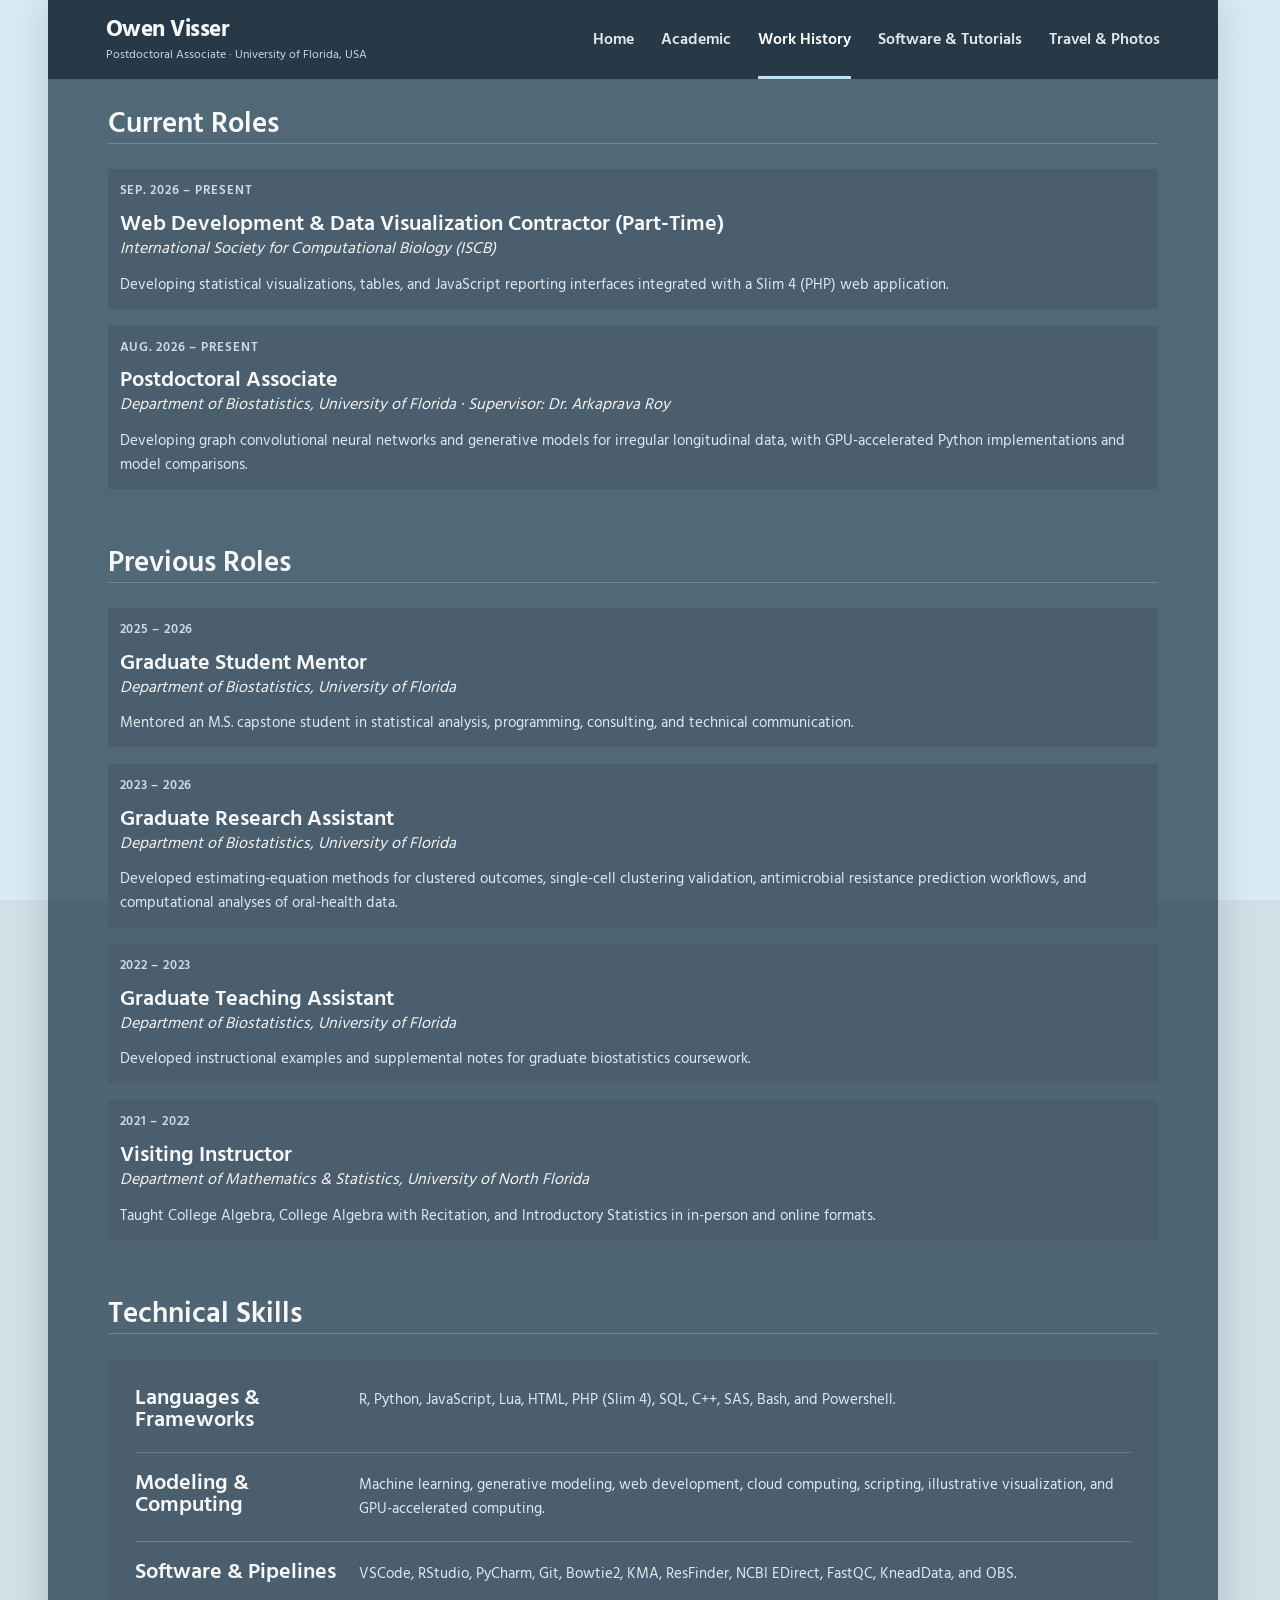
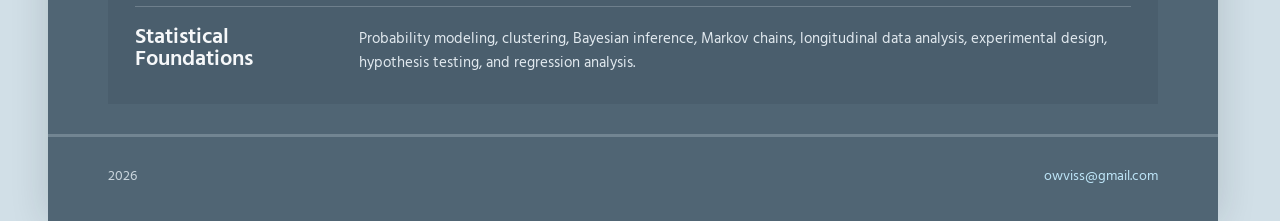
<file: workhistory.html>
<!doctype html>
<html lang="en">

<head>
    <meta charset="utf-8">
    <meta name="viewport" content="width=device-width, initial-scale=1">
    <meta name="description"
        content="Academic research, publications, professional experience and service by Owen Visser.">
    <meta name="author" content="Owen Visser">
    <title>Academic | Owen Visser</title>
    <link rel="preconnect" href="https://fonts.googleapis.com">
    <link rel="preconnect" href="https://fonts.gstatic.com" crossorigin>
    <link href="https://fonts.googleapis.com/css2?family=Hind:wght@400;500;600;700&amp;display=swap" rel="stylesheet">
    <link rel="stylesheet" href="css/site.css">
</head>

<body>
    <a class="skip-link" href="#main">Skip to content</a>
    <div class="site-background" aria-hidden="true"></div>
    <div class="site-shell">
        <header class="site-header">
            <div class="nav-inner">
                <a class="wordmark" href="index.html">
                    <span class="wordmark-name">Owen Visser</span>
                    <span class="wordmark-subtitle">Postdoctoral Associate · University of Florida, USA</span>
                </a>
                <button class="menu-toggle" type="button" aria-label="Toggle navigation" aria-controls="site-nav"
                    aria-expanded="false"><span></span><span></span><span></span></button>
                <nav class="site-nav" id="site-nav" aria-label="Main navigation">
                    <a href="index.html">Home</a>
                    <a href="academic.html">Academic</a>
                    <a href="workhistory.html" aria-current="page">Work History</a>
                    <a href="software.html">Software & Tutorials</a>
                    <a href="travel.html">Travel & Photos</a>
                </nav>
            </div>
        </header>
        <main id="main">
            <section class="section page-section" id="software" aria-labelledby="heading-software">
                <div class="section-title">
                    <h2 id="heading-software">Current Roles</h2>
                </div>
                <div class="section-content">
                    <article class="site-card software-feature">
                        <p class="item-meta">Sep. 2026 – present</p>
                        <h3>Web Development &amp; Data Visualization Contractor (Part-Time)</h3>
                        <i>International Society for Computational Biology (ISCB)</i>
                        <p>Developing statistical visualizations, tables, and JavaScript reporting
                            interfaces integrated with a Slim 4 (PHP) web application.</p>
                    </article>
                    <article class="site-card software-feature">
                        <p class="item-meta">Aug. 2026 – present</p>
                        <h3>Postdoctoral Associate</h3>
                        <i>Department of Biostatistics, University of Florida · Supervisor: Dr. Arkaprava Roy</i>
                        <p>Developing graph convolutional neural networks and generative models for
                            irregular longitudinal data, with GPU-accelerated Python implementations and
                            model comparisons.</p>
                    </article>
                </div>
            </section>
            <section class="section page-section" id="experience" aria-labelledby="heading-experience">
                <div class="section-title">
                    <h2 id="heading-experience">Previous Roles</h2>
                </div>
                <div class="section-content">
                    <article class="site-card software-feature">
                        <p class="item-meta">2025 – 2026</p>
                        <h3>Graduate Student Mentor</h3>
                        <i>Department of Biostatistics, University of Florida</i>
                        <p>Mentored an M.S. capstone student in statistical analysis, programming,
                            consulting, and technical communication.</p>
                    </article>
                    <article class="site-card software-feature">
                        <p class="item-meta">2023 – 2026</p>
                        <h3>Graduate Research Assistant</h3>
                        <i>Department of Biostatistics, University of Florida</i>
                        <p>Developed estimating-equation methods for clustered outcomes, single-cell
                            clustering validation, antimicrobial resistance prediction workflows, and
                            computational analyses of oral-health data.</p>
                    </article>
                    <article class="site-card software-feature">
                        <p class="item-meta">2022 – 2023</p>
                        <h3>Graduate Teaching Assistant</h3>
                        <i>Department of Biostatistics, University of Florida</i>
                        <p>Developed instructional examples and supplemental notes for graduate
                            biostatistics coursework.</p>
                    </article>
                    <article class="site-card software-feature">
                        <p class="item-meta">2021 – 2022</p>
                        <h3>Visiting Instructor</h3>
                        <i>Department of Mathematics &amp; Statistics, University of North Florida</i>
                        <p>Taught College Algebra, College Algebra with Recitation, and Introductory
                            Statistics in in-person and online formats.</p>
                    </article>
                </div>
            </section>
            <section class="section page-section" id="skills" aria-labelledby="heading-skills">
                <div class="section-title">
                    <h2 id="heading-skills">Technical Skills</h2>
                </div>
                <div class="section-content">
                    <article class="site-card skills-card">
                        <div class="skill-row">
                            <h3>Languages &amp; Frameworks</h3>
                            <p>R, Python, JavaScript, Lua, HTML, PHP (Slim 4), SQL, C++, SAS, Bash, and Powershell.</p>
                        </div>
                        <div class="skill-row">
                            <h3>Modeling &amp; Computing</h3>
                            <p>Machine learning, generative modeling, web development, cloud computing, scripting,
                                illustrative
                                visualization, and GPU-accelerated computing.</p>
                        </div>
                        <div class="skill-row">
                            <h3>Software &amp; Pipelines</h3>
                            <p>VSCode, RStudio, PyCharm, Git, Bowtie2, KMA, ResFinder, NCBI EDirect, FastQC, KneadData,
                                and OBS.</p>
                        </div>
                        <div class="skill-row">
                            <h3>Statistical Foundations</h3>
                            <p>Probability modeling, clustering, Bayesian inference, Markov chains, longitudinal data
                                analysis,
                                experimental design, hypothesis testing, and regression analysis.</p>
                        </div>
                    </article>
                </div>
            </section>
        </main>
        <footer class="site-footer">
            <span>2026</span><a href="mailto:owviss@gmail.com">owviss@gmail.com</a>
        </footer>

    </div>
    <script>
        const menuButton = document.querySelector('.menu-toggle');
        const navigation = document.querySelector('.site-nav');
        menuButton.addEventListener('click', () => {
            const isOpen = menuButton.getAttribute('aria-expanded') === 'true';
            menuButton.setAttribute('aria-expanded', String(!isOpen));
            navigation.classList.toggle('open', !isOpen);
        });
        navigation.addEventListener('click', event => {
            if (event.target.closest('a')) {
                navigation.classList.remove('open');
                menuButton.setAttribute('aria-expanded', 'false');
            }
        });
    </script>
</body>

</html>
</file>
<file: css/site.css>
/* Shared site styles: homepage and section pages */
:root {
  --panel: rgba(52, 75, 91, 0.82);
  --header: rgba(38, 55, 68, 0.96);
  --card: rgba(73, 93, 107, 0.88);
  --text: #f2f3f3;
  --muted: #e0e6eb;
  --white: #f6f8fa;
  --link: #bee5f8;
  --border: rgba(230,238,244,.23);
}
.site-background {
  position: fixed;
  inset: 0;
  z-index: -1;
  background: #d9ebf5;
}
html {
  scroll-behavior: smooth;
  scroll-padding-top: 94px;
  scrollbar-gutter: stable;
}
* {
  box-sizing: border-box;
}
html {
  scroll-behavior: smooth;
  scroll-padding-top: 94px;
}
body {
  margin: 0;
  position: relative;
  isolation: isolate;
  background: #d1dfe7;
  color: var(--text);
  font: 16px/1.65 "Hind", Arial, sans-serif;
}
a {
  color: var(--link);
  text-decoration: none;
}
a:hover, a:focus-visible {
  color: #fff;
}
button {
  font: inherit;
}
img {
  max-width: 100%;
}

.site-shell {
  max-width: 1170px;
  min-height: 100vh;
  margin: 0 auto;
  background: var(--panel);
  box-shadow: 0 0 36px rgba(20,28,35,.16);
}
.skip-link {
  position: absolute;
  left: 12px;
  top: -100px;
  z-index: 100;
  background: #fff;
  color: #273944;
  padding: 10px 16px;
}
.skip-link:focus {
  top: 10px;
}
.site-header {
  position: sticky;
  top: 0;
  z-index: 50;
  background: var(--header);
  border-bottom: 1px solid var(--border);
}
.nav-inner {
  min-height: 77px;
  padding: 0 58px;
  display: flex;
  align-items: center;
  justify-content: space-between;
  gap: 28px;
}
.wordmark {
  display: flex;
  flex-direction: column;
  gap: 3px;
  color: var(--white);
  font-size: 19px;
  font-weight: 700;
  white-space: nowrap;
  line-height: 1.2;
  text-decoration: none;
}
.wordmark-name {
  font-size: 23px;
  font-weight: 700;
  letter-spacing: -0.02em;
}
.wordmark-subtitle {
  font-size: 12px;
  font-weight: 400;
  color: #cbd9e3;
  white-space: nowrap;
}
.wordmark-period {
  color: #bce2f9;
}
.site-nav {
  display: flex;
  align-items: center;
  flex-wrap: wrap;
  gap: 27px;
}
.site-nav a {
  color: #e0e8ee;
  font-size: 16px;
  font-weight: 600;
  padding: 27px 0 23px;
  border-bottom: 3px solid transparent;
}
.site-nav a:hover, .site-nav a:focus-visible, .site-nav a[aria-current=page] {
  color: #fff;
  border-bottom-color: #bce2f9;
}
.menu-toggle {
  display: none;
}
.eyebrow {
  color: #c8e7f7;
  font-size: 12px;
  text-transform: uppercase;
  letter-spacing: .18em;
  font-weight: 700;
  margin: 0 0 14px;
}
h1, h2, h3 {
  color: var(--white);
  line-height: 1;
  font-weight: 600;
}
h1 {
  font-size: clamp(26px, 5vw, 26px);
  line-height: 0.95;
  letter-spacing: -.035em;
  margin: 0 0 0px;
}
h2 {
  font-size: 29px;
  margin: 0 0 23px;
}
h3 {
  font-size: 22px;
  margin: 0 0 0px;
}
p {
  margin: 0px 0 12px;
}
.justified-text {
            text-align: justify;
        }
i {
  display: block;
  font-style: italic;
  margin-bottom: 10px;
}
.section {
  padding: 20px 60px;
  /*border-bottom: 2px solid var(--border);*/
}
.about-grid {
  display: grid;
  grid-template-columns: 225px minmax(0,1fr);
  gap: 42px;
}
.about-aside h2 {
  margin-bottom: 21px;
}
.portrait {
  display: block;
  width: 210px;
  height: 290px;
  object-fit: cover;
  object-position: 50% 38%;
  border: 1px solid rgba(240,246,250,.32);
}
.about-copy p {
  max-width: 745px;
  font-size: 18px;
  line-height: 1.65;
  margin-bottom: 19px;
}
.about-copy p:last-child {
  margin-bottom: 0;
}
.profile-grid {
  display: grid;
  grid-template-columns: repeat(5, minmax(0,1fr));
  gap: 11px;
}
.profile-button {
  display: flex;
  gap: 12px;
  justify-content: space-between;
  align-items: center;
  min-height: 42px;
  padding: 8px 12px;
  color: var(--white);
  border: 1px solid rgba(235,242,248,.43);
  background: rgba(62,72,82,.65);
  font-size: 18px;
  font-weight: 600;
}
.profile-button:hover, .profile-button:focus-visible {
  background: rgba(114,141,160,.36);
  border-color: #c8e7f7;
  text-decoration: none;
}
.section-explore {
  padding-bottom: 30px;
}
.explore-grid {
  display: grid;
  grid-template-columns: repeat(3, minmax(0,1fr));
  gap: 17px;
}
.explore-card {
  position: relative;
  display: flex;
  flex-direction: column;
  min-height: 203px;
  padding: 25px 23px 26px;
  border: 1px solid rgba(235,242,248,.32);
  color: var(--white);
  background: var(--card);
  transition: transform .16s ease, background .16s ease, border-color .16s ease;
}
.explore-card:hover, .explore-card:focus-visible {
  transform: translateY(-3px);
  background: rgba(80,96,108,.93);
  border-color: #c8e7f7;
}
.card-number {
  color: #c8e7f7;
  font-size: 11px;
  font-weight: 700;
  letter-spacing: .14em;
  margin-bottom: 25px;
}
.explore-card h3 {
  font-size: 23px;
  margin: 0 0 8px;
}
.explore-card p {
  color: #dae5ec;
  font-size: 15px;
  margin: 0;
}
.explore-arrow {
  position: absolute;
  top: 19px;
  right: 23px;
  font-size: 22px;
  line-height: 1;
}
.site-footer {
  border-top: 3px solid var(--border);
  display: flex;
  justify-content: space-between;
  flex-wrap: wrap;
  gap: 12px;
  padding: 28px 60px 33px;
  color: #ccd7df;
  font-size: 14px;
}
.page-hero {
  padding: 50px 60px 0px;
  /*border-bottom: 1px solid var(--border);*/
}
.page-hero h1 {
  font-size: clamp(40px, 5vw, 60px);
  margin-bottom: 15px;
}
.page-hero > p:last-child {
  font-size: 18px;
  margin: 0;
  max-width: 680px;
}
.page-section {
  padding-top: 30px;
  padding-bottom: 30px;
}
.section-title {
  border-bottom: 1px solid var(--border);
  margin-bottom: 25px;
}
.section-title h2 {
  margin-bottom: 4px;
}
.section-title p {
  color: var(--muted);
  margin: 0;
}
.site-grid {
  display: grid;
  grid-template-columns: repeat(3,minmax(0,1fr));
  gap: 17px;
}
.site-card {
  min-width: 0;
  padding: 12px 12px;
  background: var(--card);
  /*border: 1px solid rgba(230,238,244,.3);*/
  overflow-wrap: anywhere;
}
.site-card h3 a {
  color: #f0f7fc;
}
.site-card h3 a:hover {
  color: var(--link);
}
.site-card p {
  color: #e1e9ef;
  font-size: 15px;
  line-height: 1.6;
}
.site-card p:last-child {
  margin-bottom: 0;
}
.research-interest-block {
  padding: 12px 12px;
  margin-bottom: 18px;
  background: rgba(73, 93, 107, 0.88);
  /*border: 1px solid var(--border);*/
}
.research-interest-block h3 {
  margin-bottom: 12px;
}
.research-topics {
  display: flex;
  flex-wrap: wrap;
  list-style: none;
  gap: 8px;
  padding: 0;
  margin: 0;
}
.research-topics li {
  padding: 5px 11px;
  color: #e7f0f7;
  background: rgba(235,242,248,.13);
  font-size: 13px;
}
.item-meta {
  color: #cfdae2 !important;
  font-size: 13px !important;
  letter-spacing: .06em;
  text-transform: uppercase;
  font-weight: 600;
}
.item-subtitle {
  font-weight: 600;
  color: #e1e9ef;
}
.section-content > .site-card + .site-card {
  margin-top: 17px;
}
.experience-entry {
  display: grid;
  grid-template-columns: 145px minmax(0,1fr);
  gap: 10px;
  padding: 12px 12px;
}
.experience-entry + .experience-entry {
  padding-top: 24px;
  margin-top: 12px;
  border-top: 1px solid var(--border);
}
.experience-date {
  color: #cfdae2;
  font-weight: 600;
  font-size: 14px;
}
.record-list {
  padding: 8px 27px;
}
.record-row {
  display: grid;
  grid-template-columns: 160px minmax(0,1fr);
  gap: 20px;
  padding: 22px 0;
}
.record-row + .record-row {
  border-top: 1px solid var(--border);
}
.record-row h3 {
  line-height: 1.35;
}
.record-row p {
  margin-bottom: 8px;
}
.record-detail p:last-child {
  margin-bottom: 0;
}
.photo-card {
  padding: 0;
  overflow: hidden;
}
.service-photo {
  display: block;
  width: 100%;
  height: 159px;
  object-fit: cover;
  background: #80919d;
  border-bottom: 1px solid var(--border);
}
.photo-card .card-body {
  padding: 12px 12px 12px;
}
.skills-card {
  padding: 9px 27px;
}
.skill-row {
  display: grid;
  grid-template-columns: 205px minmax(0,1fr);
  gap: 19px;
  padding: 20px 0;
}
.skill-row + .skill-row {
  border-top: 1px solid var(--border);
}
.skill-row h3 {
  margin: 0;
}
.skill-row p {
  margin: 0;
}
.repo-button {
  display: inline-flex;
  gap: 30px;
}
.travel-photo {
  margin: 22px 0 0;
  padding: 0;
  border: 1px solid var(--border);
  background: var(--card);
}
.travel-photo img {
  display: block;
  width: 100%;
  height: auto;
}
.travel-photo figcaption {
  color: #d9e7ef;
  font-size: 14px;
  padding: 14px 19px;
}
@media (max-width: 990px) {
  .site-grid {
    grid-template-columns: repeat(2,minmax(0,1fr));
  }
  .profile-grid {
    grid-template-columns: repeat(3,minmax(0,1fr));
  }
  .about-grid {
    grid-template-columns: 190px minmax(0,1fr);
    gap: 29px;
  }
  .portrait {
    width: 180px;
    height: 240px;
  }
  .nav-inner {
    padding: 0 35px;
  }
  .site-nav {
    gap: 18px;
  }
  .section, .page-hero {
    padding-left: 36px;
    padding-right: 36px;
  }
  .site-footer {
    padding-left: 36px;
    padding-right: 36px;
  }
}
@media (max-width: 700px) {
  html {
    scroll-padding-top: 70px;
  }
  .nav-inner {
    position: relative;
    min-height: 66px;
    padding: 0 23px;
  }
  .menu-toggle {
    display: flex;
    flex-direction: column;
    justify-content: center;
    gap: 5px;
    width: 40px;
    height: 42px;
    border: 1px solid var(--border);
    border-radius: 3px;
    background: transparent;
    padding: 10px;
    cursor: pointer;
  }
  .menu-toggle span {
    width: 100%;
    height: 2px;
    background: #f2f8fb;
  }
  .site-nav {
    display: none;
    position: absolute;
    top: 66px;
    left: 0;
    right: 0;
    flex-direction: column;
    gap: 0;
    align-items: stretch;
    background: var(--header);
    border-bottom: 1px solid var(--border);
  }
  .site-nav.open {
    display: flex;
  }
  .site-nav a {
    padding: 12px 25px;
    border-bottom-width: 1px;
  }
  .section, .page-hero {
    padding: 42px 25px;
  }
  .about-grid {
    grid-template-columns: 1fr;
    gap: 21px;
  }
  .about-aside {
    display: flex;
    align-items: center;
    gap: 26px;
    flex-wrap: wrap;
  }
  .about-aside h2 {
    margin: 0;
  }
  .portrait {
    width: 118px;
    height: 152px;
  }
  .explore-grid, .site-grid {
    grid-template-columns: 1fr;
  }
  .profile-grid {
    grid-template-columns: repeat(2,minmax(0,1fr));
  }
  .profile-button {
    min-height: 57px;
  }
  .explore-card {
    min-height: 170px;
  }
  .card-number {
    margin-bottom: 21px;
  }
  .experience-entry, .record-row, .skill-row {
    grid-template-columns: 1fr;
    gap: 6px;
  }
  .record-list {
    padding: 4px 20px;
  }
  .site-footer {
    padding: 26px 25px;
  }
}
@media (max-width: 420px) {
  .profile-grid {
    grid-template-columns: 1fr;
  }
  .about-aside {
    display: block;
  }
  .about-aside h2 {
    margin-bottom: 18px;
  }
  .portrait {
    width: 145px;
    height: 178px;
  }
}
@media (prefers-reduced-motion:reduce) {
  html {
    scroll-behavior: auto;
  }
  .explore-card {
    transition: none;
  }
}
</file>
